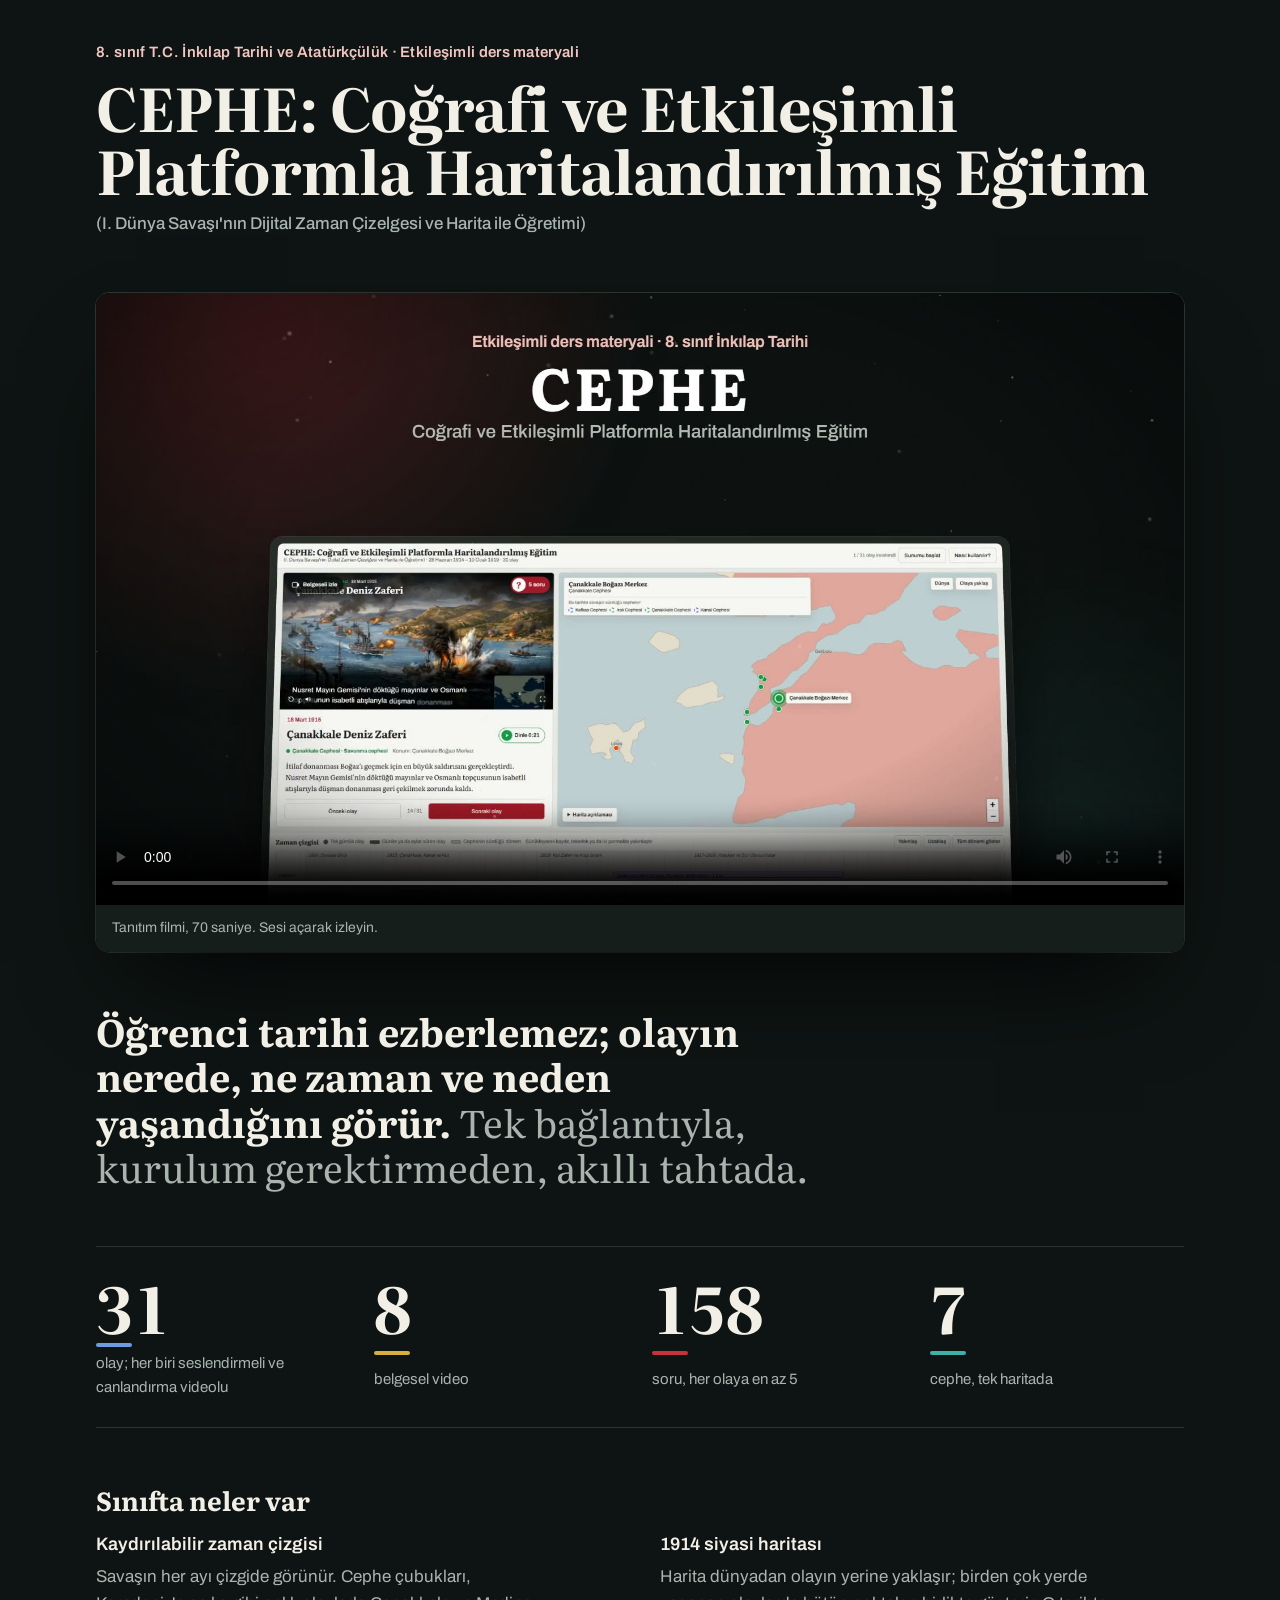
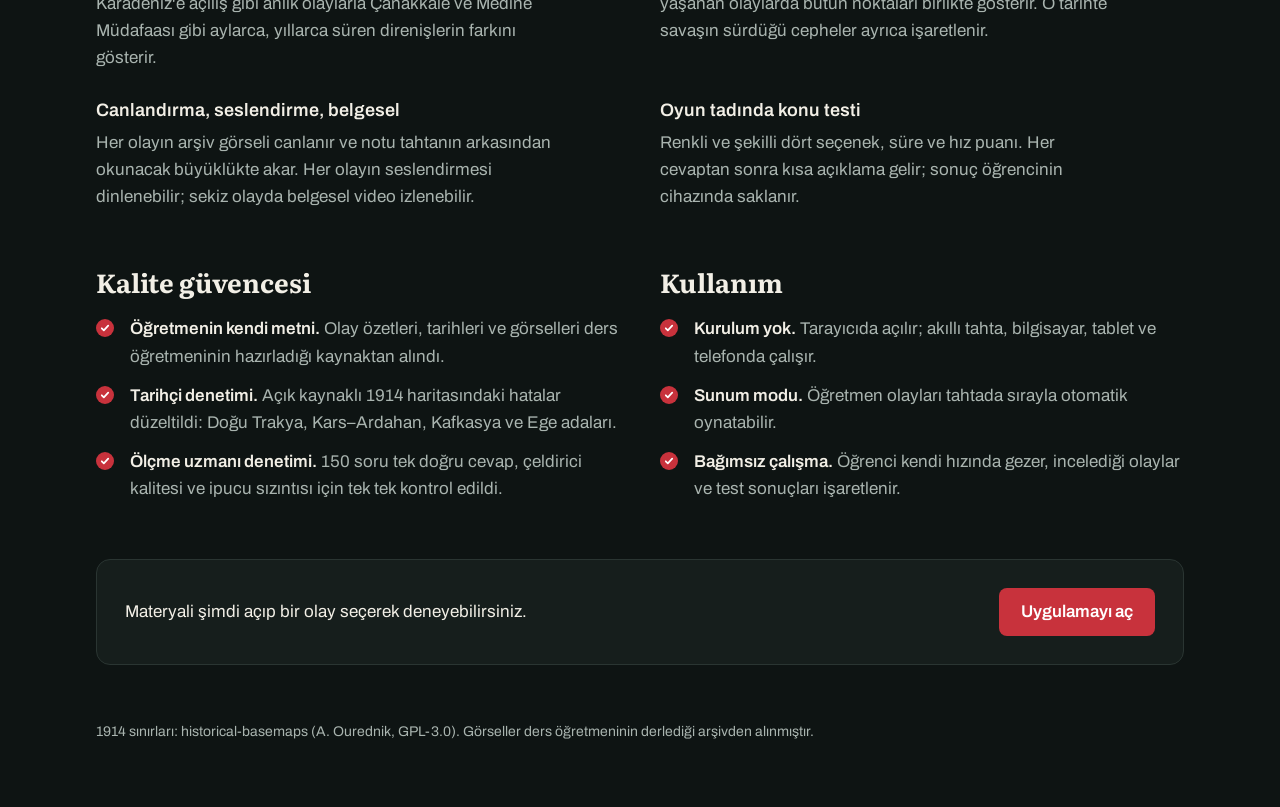
<file: tanitim/index.html>
<!doctype html>
<html lang="tr">
<head>
<meta charset="utf-8">
<meta name="viewport" content="width=device-width, initial-scale=1, viewport-fit=cover">
<title>CEPHE Sunumu</title>
<meta name="claude:viewport-fit-sides" content="cover">
<link rel="stylesheet" href="../fontlar/fontlar.css">
<style>
/* Sinema salonu düzeni: önce film, sonra kısa ve ölçülebilir gerekçeler. Bilinçli olarak tek (koyu) tema. */
:root {
  --gece: #0E1413;
  --yuzey: #161E1C;
  --cizgi: #2A3532;
  --kagit: #F2EFE6;
  --soluk: #A9B4AF;
  --vurgu: #C8323C;
  --vurgu-acik: #F2C6C0;
  --g-irak: #6C9BE0; --g-kanal: #D9AE3C; --g-canakkale: #3FB0A8;
  --f-baslik: "Literata", Georgia, "Times New Roman", serif;
  --f-metin: "Archivo", "Segoe UI", system-ui, sans-serif;
  color-scheme: dark;
}
* { box-sizing: border-box; }
body { margin: 0; background: var(--gece); color: var(--kagit); font: 400 17px/1.6 var(--f-metin); }
.sayfa { max-width: 1120px; margin: 0 auto; padding-block: 40px 64px; padding-left: max(16px, env(safe-area-inset-left, 0px)); padding-right: max(16px, env(safe-area-inset-right, 0px)); display: grid; gap: 56px; }
.ust { display: grid; gap: 10px; }
.ust .alt { color: var(--soluk); font-weight: 500; font-size: 17px; letter-spacing: 0; }
.ust p { margin: 0; color: var(--vurgu-acik); font-weight: 600; font-size: 15px; letter-spacing: .02em; }
h1 { margin: 0; font: 700 clamp(34px, 5.4vw, 60px)/1.05 var(--f-baslik); letter-spacing: -.015em; text-wrap: balance; }
.film { margin: 0; border-radius: 14px; overflow: hidden; background: #000; box-shadow: 0 50px 100px -40px rgba(0,0,0,.9), 0 0 0 1px var(--cizgi); }
.film video { display: block; width: 100%; max-width: 100%; aspect-ratio: 16 / 9; background: #000; }
.film figcaption { padding: 12px 16px; font-size: 14px; color: var(--soluk); background: var(--yuzey); }
.tez { margin: 0; max-width: 34ch; font: 700 clamp(26px, 3.4vw, 38px)/1.2 var(--f-baslik); text-wrap: balance; }
.tez span { color: var(--soluk); font-weight: 400; }
.sayilar { display: grid; grid-template-columns: repeat(4, minmax(0, 1fr)); gap: 24px; border-block: 1px solid var(--cizgi); padding-block: 28px; }
.sayilar div { display: grid; gap: 4px; }
.sayilar b { font: 700 clamp(40px, 6vw, 64px)/1 var(--f-baslik); font-variant-numeric: tabular-nums; }
.sayilar span { color: var(--soluk); font-size: 15px; }
.sayilar i { display: block; width: 36px; height: 4px; border-radius: 2px; background: var(--r); }
h2 { margin: 0 0 18px; font: 700 26px/1.2 var(--f-baslik); }
.ozellikler { display: grid; grid-template-columns: repeat(2, minmax(0, 1fr)); gap: 28px 40px; }
.ozellikler h3 { margin: 0 0 6px; font: 600 18px/1.3 var(--f-metin); color: var(--kagit); }
.ozellikler p { margin: 0; color: var(--soluk); max-width: 46ch; }
.iki { display: grid; grid-template-columns: minmax(0, 1fr) minmax(0, 1fr); gap: 40px; }
ul.tik { list-style: none; margin: 0; padding: 0; display: grid; gap: 12px; }
ul.tik li { display: grid; grid-template-columns: 22px 1fr; gap: 12px; color: var(--soluk); }
ul.tik li::before { content: ""; width: 18px; height: 18px; margin-top: 4px; border-radius: 50%; background: var(--vurgu) url("data:image/svg+xml,%3Csvg xmlns='http://www.w3.org/2000/svg' viewBox='0 0 24 24'%3E%3Cpath d='M6.5 12.5l3.5 3.5 7.5-8' stroke='white' stroke-width='3' fill='none' stroke-linecap='round' stroke-linejoin='round'/%3E%3C/svg%3E") center/14px no-repeat; }
ul.tik b { color: var(--kagit); font-weight: 600; }
.cagri { display: flex; flex-wrap: wrap; align-items: center; gap: 16px 24px; padding: 28px; border-radius: 14px; background: var(--yuzey); border: 1px solid var(--cizgi); }
.cagri p { margin: 0; flex: 1 1 320px; min-width: 0; }
.cagri a { display: inline-flex; align-items: center; min-height: 48px; padding: 0 22px; border-radius: 8px; background: var(--vurgu); color: #fff; font-weight: 600; text-decoration: none; }
.cagri a:focus-visible { outline: 3px solid var(--kagit); outline-offset: 3px; }
.dip { color: var(--soluk); font-size: 14px; margin: 0; }
@media (max-width: 760px) {
  .sayilar { grid-template-columns: repeat(2, minmax(0, 1fr)); }
  .ozellikler, .iki { grid-template-columns: 1fr; }
  .sayfa { gap: 40px; padding-block: 24px 48px; }
}
</style>

</head>
<body>
<main class="sayfa">
  <header class="ust">
    <p>8. sınıf T.C. İnkılap Tarihi ve Atatürkçülük · Etkileşimli ders materyali</p>
    <h1>CEPHE: Coğrafi ve Etkileşimli Platformla Haritalandırılmış Eğitim</h1>
    <p class="alt">(I. Dünya Savaşı'nın Dijital Zaman Çizelgesi ve Harita ile Öğretimi)</p>
  </header>

  <figure class="film">
    <video id="film" controls playsinline preload="metadata" poster="poster.jpg" src="tanitim.mp4"></video>
    <figcaption>Tanıtım filmi, 70 saniye. Sesi açarak izleyin.</figcaption>
  </figure>

  <p class="tez">Öğrenci tarihi ezberlemez; olayın nerede, ne zaman ve neden yaşandığını görür. <span>Tek bağlantıyla, kurulum gerektirmeden, akıllı tahtada.</span></p>

  <section class="sayilar" aria-label="Materyalin kapsamı">
    <div style="--r: var(--g-irak)"><b>31</b><i></i><span>olay; her biri seslendirmeli ve canlandırma videolu</span></div>
    <div style="--r: var(--g-kanal)"><b>8</b><i></i><span>belgesel video</span></div>
    <div style="--r: var(--vurgu)"><b>158</b><i></i><span>soru, her olaya en az 5</span></div>
    <div style="--r: var(--g-canakkale)"><b>7</b><i></i><span>cephe, tek haritada</span></div>
  </section>

  <section>
    <h2>Sınıfta neler var</h2>
    <div class="ozellikler">
      <div><h3>Kaydırılabilir zaman çizgisi</h3><p>Savaşın her ayı çizgide görünür. Cephe çubukları, Karadeniz'e açılış gibi anlık olaylarla Çanakkale ve Medine Müdafaası gibi aylarca, yıllarca süren direnişlerin farkını gösterir.</p></div>
      <div><h3>1914 siyasi haritası</h3><p>Harita dünyadan olayın yerine yaklaşır; birden çok yerde yaşanan olaylarda bütün noktaları birlikte gösterir. O tarihte savaşın sürdüğü cepheler ayrıca işaretlenir.</p></div>
      <div><h3>Canlandırma, seslendirme, belgesel</h3><p>Her olayın arşiv görseli canlanır ve notu tahtanın arkasından okunacak büyüklükte akar. Her olayın seslendirmesi dinlenebilir; sekiz olayda belgesel video izlenebilir.</p></div>
      <div><h3>Oyun tadında konu testi</h3><p>Renkli ve şekilli dört seçenek, süre ve hız puanı. Her cevaptan sonra kısa açıklama gelir; sonuç öğrencinin cihazında saklanır.</p></div>
    </div>
  </section>

  <section class="iki">
    <div>
      <h2>Kalite güvencesi</h2>
      <ul class="tik">
        <li><span><b>Öğretmenin kendi metni.</b> Olay özetleri, tarihleri ve görselleri ders öğretmeninin hazırladığı kaynaktan alındı.</span></li>
        <li><span><b>Tarihçi denetimi.</b> Açık kaynaklı 1914 haritasındaki hatalar düzeltildi: Doğu Trakya, Kars–Ardahan, Kafkasya ve Ege adaları.</span></li>
        <li><span><b>Ölçme uzmanı denetimi.</b> 150 soru tek doğru cevap, çeldirici kalitesi ve ipucu sızıntısı için tek tek kontrol edildi.</span></li>
      </ul>
    </div>
    <div>
      <h2>Kullanım</h2>
      <ul class="tik">
        <li><span><b>Kurulum yok.</b> Tarayıcıda açılır; akıllı tahta, bilgisayar, tablet ve telefonda çalışır.</span></li>
        <li><span><b>Sunum modu.</b> Öğretmen olayları tahtada sırayla otomatik oynatabilir.</span></li>
        <li><span><b>Bağımsız çalışma.</b> Öğrenci kendi hızında gezer, incelediği olaylar ve test sonuçları işaretlenir.</span></li>
      </ul>
    </div>
  </section>

  <section class="cagri">
    <p>Materyali şimdi açıp bir olay seçerek deneyebilirsiniz.</p>
    <a href="../">Uygulamayı aç</a>
  </section>

  <p class="dip">1914 sınırları: historical-basemaps (A. Ourednik, GPL-3.0). Görseller ders öğretmeninin derlediği arşivden alınmıştır.</p>
</main>

</body>
</html>
</file>
<file: fontlar/fontlar.css>
@font-face {
  font-family: 'Archivo';
  font-style: normal;
  font-weight: 400;
  font-stretch: 100%;
  font-display: swap;
  src: url(archivo-400-latin-ext.woff2) format('woff2');
  unicode-range: U+0100-02BA, U+02BD-02C5, U+02C7-02CC, U+02CE-02D7, U+02DD-02FF, U+0304, U+0308, U+0329, U+1D00-1DBF, U+1E00-1E9F, U+1EF2-1EFF, U+2020, U+20A0-20AB, U+20AD-20C4, U+2113, U+2C60-2C7F, U+A720-A7FF;
}
@font-face {
  font-family: 'Archivo';
  font-style: normal;
  font-weight: 400;
  font-stretch: 100%;
  font-display: swap;
  src: url(archivo-400-latin.woff2) format('woff2');
  unicode-range: U+0000-00FF, U+0131, U+0152-0153, U+02BB-02BC, U+02C6, U+02DA, U+02DC, U+0304, U+0308, U+0329, U+2000-206F, U+20AC, U+2122, U+2191, U+2193, U+2212, U+2215, U+FEFF, U+FFFD;
}
@font-face {
  font-family: 'Archivo';
  font-style: normal;
  font-weight: 500;
  font-stretch: 100%;
  font-display: swap;
  src: url(archivo-500-latin-ext.woff2) format('woff2');
  unicode-range: U+0100-02BA, U+02BD-02C5, U+02C7-02CC, U+02CE-02D7, U+02DD-02FF, U+0304, U+0308, U+0329, U+1D00-1DBF, U+1E00-1E9F, U+1EF2-1EFF, U+2020, U+20A0-20AB, U+20AD-20C4, U+2113, U+2C60-2C7F, U+A720-A7FF;
}
@font-face {
  font-family: 'Archivo';
  font-style: normal;
  font-weight: 500;
  font-stretch: 100%;
  font-display: swap;
  src: url(archivo-500-latin.woff2) format('woff2');
  unicode-range: U+0000-00FF, U+0131, U+0152-0153, U+02BB-02BC, U+02C6, U+02DA, U+02DC, U+0304, U+0308, U+0329, U+2000-206F, U+20AC, U+2122, U+2191, U+2193, U+2212, U+2215, U+FEFF, U+FFFD;
}
@font-face {
  font-family: 'Archivo';
  font-style: normal;
  font-weight: 600;
  font-stretch: 100%;
  font-display: swap;
  src: url(archivo-600-latin-ext.woff2) format('woff2');
  unicode-range: U+0100-02BA, U+02BD-02C5, U+02C7-02CC, U+02CE-02D7, U+02DD-02FF, U+0304, U+0308, U+0329, U+1D00-1DBF, U+1E00-1E9F, U+1EF2-1EFF, U+2020, U+20A0-20AB, U+20AD-20C4, U+2113, U+2C60-2C7F, U+A720-A7FF;
}
@font-face {
  font-family: 'Archivo';
  font-style: normal;
  font-weight: 600;
  font-stretch: 100%;
  font-display: swap;
  src: url(archivo-600-latin.woff2) format('woff2');
  unicode-range: U+0000-00FF, U+0131, U+0152-0153, U+02BB-02BC, U+02C6, U+02DA, U+02DC, U+0304, U+0308, U+0329, U+2000-206F, U+20AC, U+2122, U+2191, U+2193, U+2212, U+2215, U+FEFF, U+FFFD;
}
@font-face {
  font-family: 'Literata';
  font-style: normal;
  font-weight: 400;
  font-display: swap;
  src: url(literata-400-latin-ext.woff2) format('woff2');
  unicode-range: U+0100-02BA, U+02BD-02C5, U+02C7-02CC, U+02CE-02D7, U+02DD-02FF, U+0304, U+0308, U+0329, U+1D00-1DBF, U+1E00-1E9F, U+1EF2-1EFF, U+2020, U+20A0-20AB, U+20AD-20C4, U+2113, U+2C60-2C7F, U+A720-A7FF;
}
@font-face {
  font-family: 'Literata';
  font-style: normal;
  font-weight: 400;
  font-display: swap;
  src: url(literata-400-latin.woff2) format('woff2');
  unicode-range: U+0000-00FF, U+0131, U+0152-0153, U+02BB-02BC, U+02C6, U+02DA, U+02DC, U+0304, U+0308, U+0329, U+2000-206F, U+20AC, U+2122, U+2191, U+2193, U+2212, U+2215, U+FEFF, U+FFFD;
}
@font-face {
  font-family: 'Literata';
  font-style: normal;
  font-weight: 700;
  font-display: swap;
  src: url(literata-700-latin-ext.woff2) format('woff2');
  unicode-range: U+0100-02BA, U+02BD-02C5, U+02C7-02CC, U+02CE-02D7, U+02DD-02FF, U+0304, U+0308, U+0329, U+1D00-1DBF, U+1E00-1E9F, U+1EF2-1EFF, U+2020, U+20A0-20AB, U+20AD-20C4, U+2113, U+2C60-2C7F, U+A720-A7FF;
}
@font-face {
  font-family: 'Literata';
  font-style: normal;
  font-weight: 700;
  font-display: swap;
  src: url(literata-700-latin.woff2) format('woff2');
  unicode-range: U+0000-00FF, U+0131, U+0152-0153, U+02BB-02BC, U+02C6, U+02DA, U+02DC, U+0304, U+0308, U+0329, U+2000-206F, U+20AC, U+2122, U+2191, U+2193, U+2212, U+2215, U+FEFF, U+FFFD;
}
</file>
